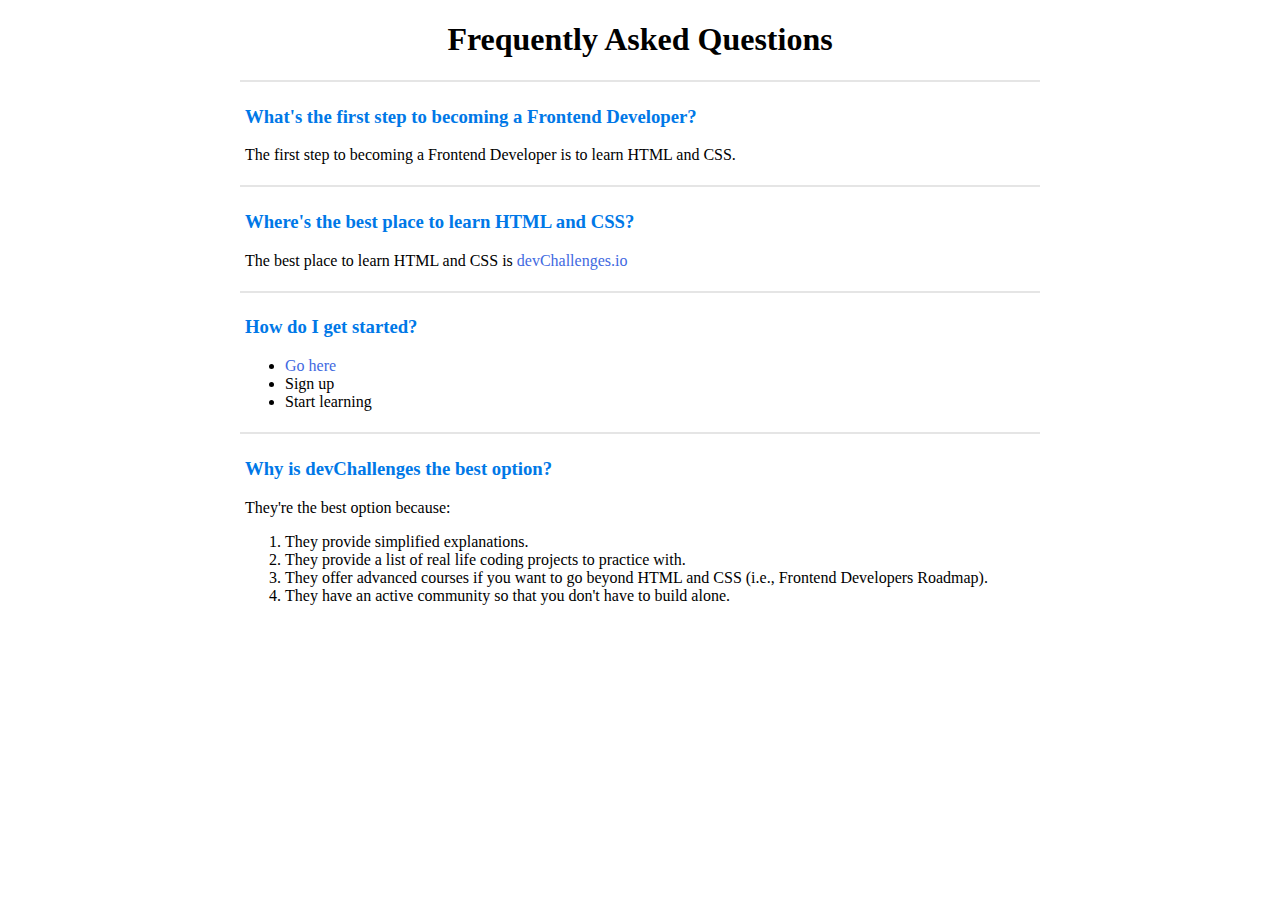
<file: faq_page/index.html>
<!doctype html>
<html lang="en">
  <head>
    <meta charset="UTF-8" />
    <title>Frequently Asked Questions</title>
    <link rel="stylesheet" href="FAQ.css" />
  </head>
  <body>
    <h1>Frequently Asked Questions</h1>
    <section>
      <h3 class="question">
        What's the first step to becoming a Frontend Developer?
      </h3>
      <p>
        The first step to becoming a Frontend Developer is to learn HTML and
        CSS.
      </p>
    </section>

    <section>
      <h3 class="question">Where's the best place to learn HTML and CSS?</h3>
      <p class="answer">
        The best place to learn HTML and CSS is
        <a href="https://devchallenges.io/" target="_blank">devChallenges.io</a>
      </p>
    </section>

    <section>
      <h3 class="question">How do I get started?</h3>
      <ul class="answer">
        <li><a href="https://devchallenges.io/" target="_blank">Go here</a></li>
        <li>Sign up</li>
        <li>Start learning</li>
      </ul>
    </section>

    <section>
      <h3 class="question">Why is devChallenges the best option?</h3>
      <p class="answer">They're the best option because:</p>
      <ol>
        <li>They provide simplified explanations.</li>
        <li>
          They provide a list of real life coding projects to practice with.
        </li>
        <li>
          They offer advanced courses if you want to go beyond HTML and CSS
          (i.e., Frontend Developers Roadmap).
        </li>
        <li>
          They have an active community so that you don't have to build alone.
        </li>
      </ol>
    </section>
  </body>
</html>
</file>
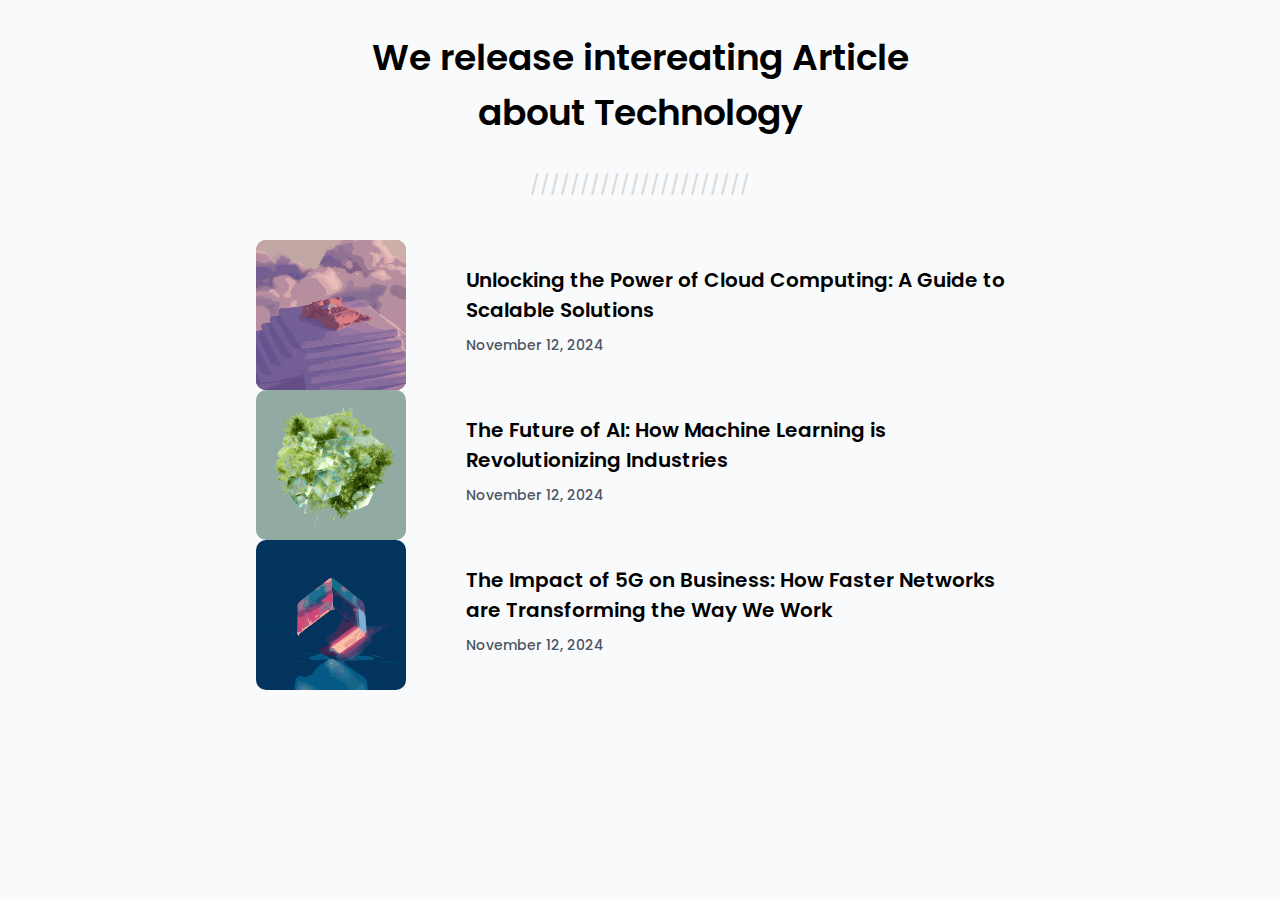
<file: docs/article_listing/index.html>
<!doctype html>
<html lang="en">
  <head>
    <meta charset="UTF-8" />
    <meta name="description" content="Simple Article  Listing" />
    <meta name="viewport" content="width=device-width, initial-scale=1.0" />
    <title>Arricle Listing</title>
    <link rel="stylesheet" href="article.css" media="print" onload="this.media='all'">
    <link
      href="https://fonts.googleapis.com/css2?family=Poppins:wght@400;700&display=swap"
      rel="stylesheet"
    />
  </head>
  <body>
    <h1>We release intereating Article about Technology</h1>
    <p id="slash">//////////////////////</p>

    <div class="container">
      <article>
        <img src="image1.svg" alt="Cloud Computing" width="150" height="100" />
        <div>
          <p>
            Unlocking the Power of Cloud Computing: A Guide to Scalable
            Solutions
          </p>
          <p class="date">November 12, 2024</p>
        </div>
      </article>

      <article>
        <img src="image2.svg" alt="AI Future" width="150" height="100" />
        <div>
          <p>
            The Future of AI: How Machine Learning is Revolutionizing Industries
          </p>
          <p class="date">November 12, 2024</p>
        </div>
      </article>

      <article>
        <img src="image3.svg" alt="5G Impact" width="150" height="100" />
        <div>
          <p>
            The Impact of 5G on Business: How Faster Networks are Transforming
            the Way We Work
          </p>
          <p class="date">November 12, 2024</p>
        </div>
      </article>
    </div>
  </body>
</html>
</file>
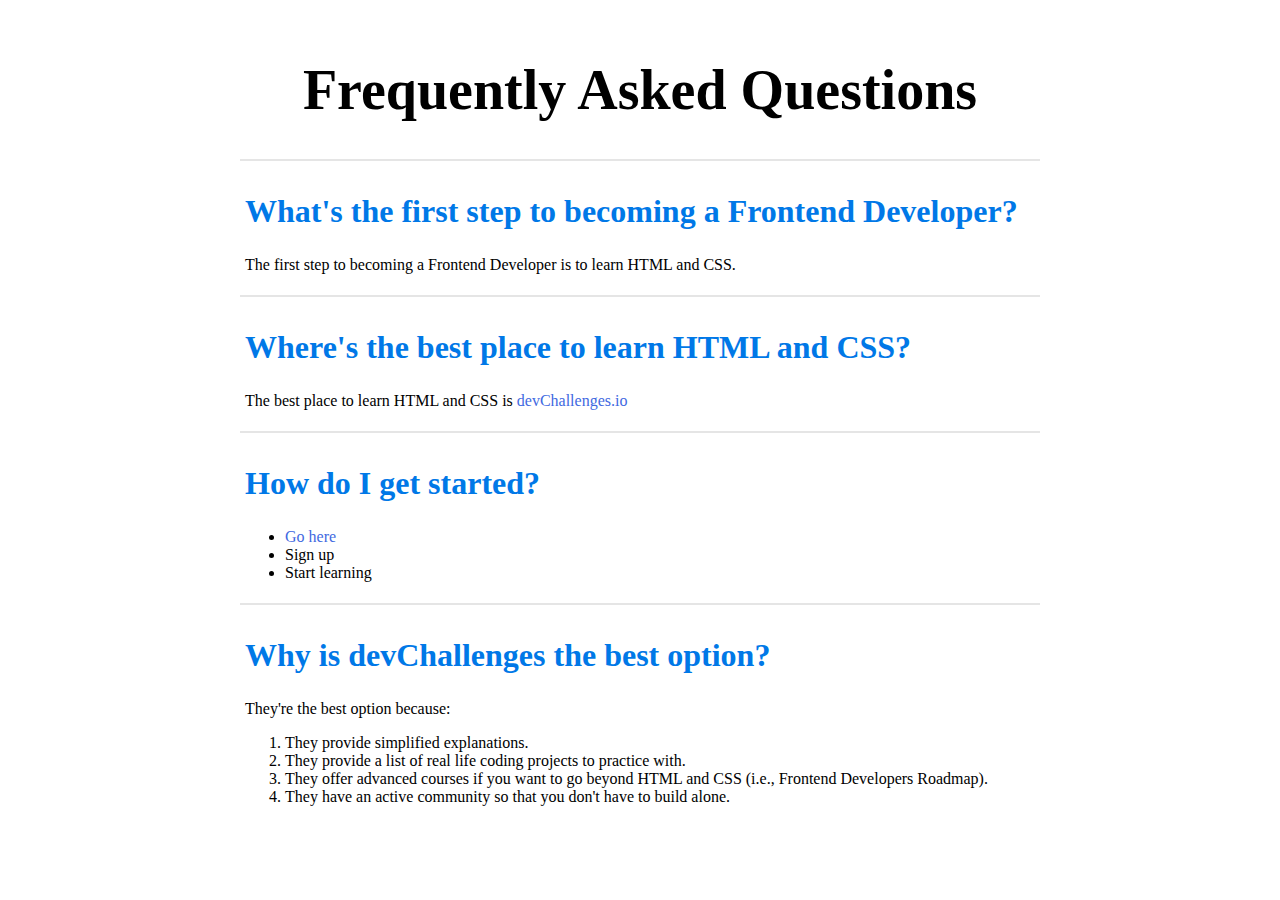
<file: docs/FAQ/index.html>
<!doctype html>
<html lang="en">
  <head>
    <meta charset="UTF-8" />
    <meta name="viewport" content="width=device-width, initial-scale=1" />
    <meta
      name="description"
      content="Frequently asked questions about becoming a Frontend Developer. Learn the first steps, best learning resources, and how to get started."
    />
    <link rel="stylesheet" href="FAQ.css?v=1.0" />
    <title>How to become a Frontend Developer</title>
  </head>
  <body>
    <h1>Frequently Asked Questions</h1>
    <section>
      <h2 class="question">
        What's the first step to becoming a Frontend Developer?
      </h2>
      <p>
        The first step to becoming a Frontend Developer is to learn HTML and
        CSS.
      </p>
    </section>

    <section>
      <h2 class="question">Where's the best place to learn HTML and CSS?</h2>
      <p class="answer">
        The best place to learn HTML and CSS is
        <a href="https://devchallenges.io/" target="_blank">devChallenges.io</a>
      </p>
    </section>

    <section>
      <h2 class="question">How do I get started?</h2>
      <ul class="answer">
        <li><a href="https://devchallenges.io/" target="_blank">Go here</a></li>
        <li>Sign up</li>
        <li>Start learning</li>
      </ul>
    </section>

    <section>
      <h2 class="question">Why is devChallenges the best option?</h2>
      <p class="answer">They're the best option because:</p>
      <ol>
        <li>They provide simplified explanations.</li>
        <li>
          They provide a list of real life coding projects to practice with.
        </li>
        <li>
          They offer advanced courses if you want to go beyond HTML and CSS
          (i.e., Frontend Developers Roadmap).
        </li>
        <li>
          They have an active community so that you don't have to build alone.
        </li>
      </ol>
    </section>
  </body>
</html>
</file>
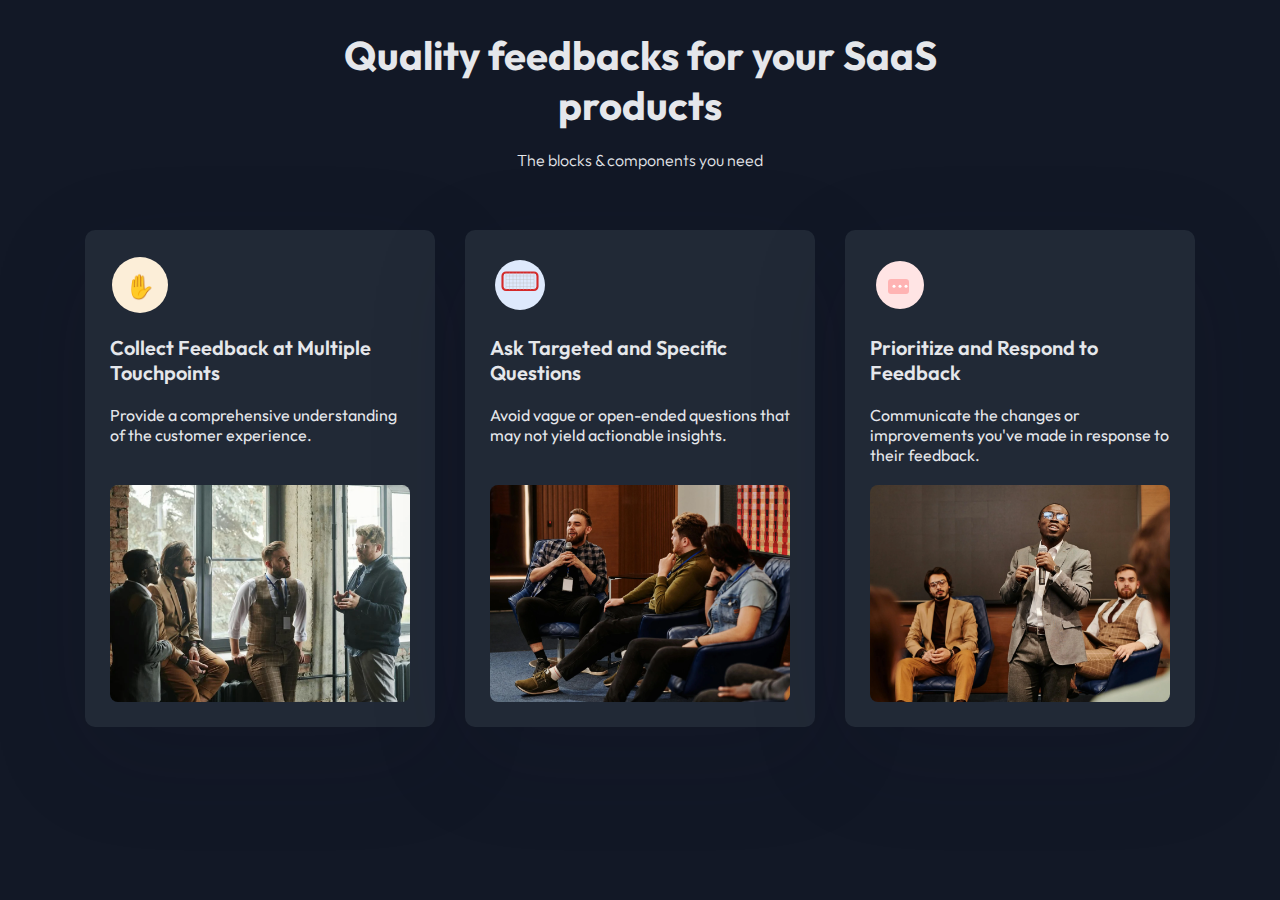
<file: docs/feature_section/index.html>
<!doctype html>
<html lang="en">
  <head>
    <meta charset="UTF-8" />
    <meta name="description" content="A simple feature section" />
    <meta name="viewport" content="width=device-width, initial-scale=1.0" />
    <title>Feature Section</title>
    <link
      href="https://fonts.googleapis.com/css2?family=Outfit:wght@300;400;500;600&display=swap"
      rel="stylesheet"
    />
    <link rel="stylesheet" href="feature.css" />
  </head>
  <body>
    <h1>Quality feedbacks for your SaaS products</h1>
    <p id="caption">The blocks & components you need</p>

    <div class="container">
      <div class="card">
        <img src="hand-icon.svg" alt="hand-icon" class="icon" />
        <p class="sub-heading">Collect Feedback at Multiple Touchpoints</p>
        <p>Provide a comprehensive understanding of the customer experience.</p>
        <img
          src="meeting-image1.png"
          alt="people in a meeting"
          class="bottom-image"
        />
      </div>

      <div class="card">
        <img src="question-icon.svg" alt="question-icon" class="icon" />
        <p class="sub-heading">Ask Targeted and Specific Questions</p>
        <p>
          Avoid vague or open-ended questions that may not yield actionable
          insights.
        </p>
        <img
          src="meeting-image2.png"
          alt="people in a meeting"
          class="bottom-image"
        />
      </div>

      <div class="card">
        <img src="feedback-icon.svg" alt="feedback-icon" class="icon" />
        <p class="sub-heading">Prioritize and Respond to Feedback</p>
        <p>
          Communicate the changes or improvements you've made in response to
          their feedback.
        </p>
        <img
          src="meeting-image3.png"
          alt="people in a meeting"
          class="bottom-image"
        />
      </div>
    </div>
  </body>
</html>
</file>
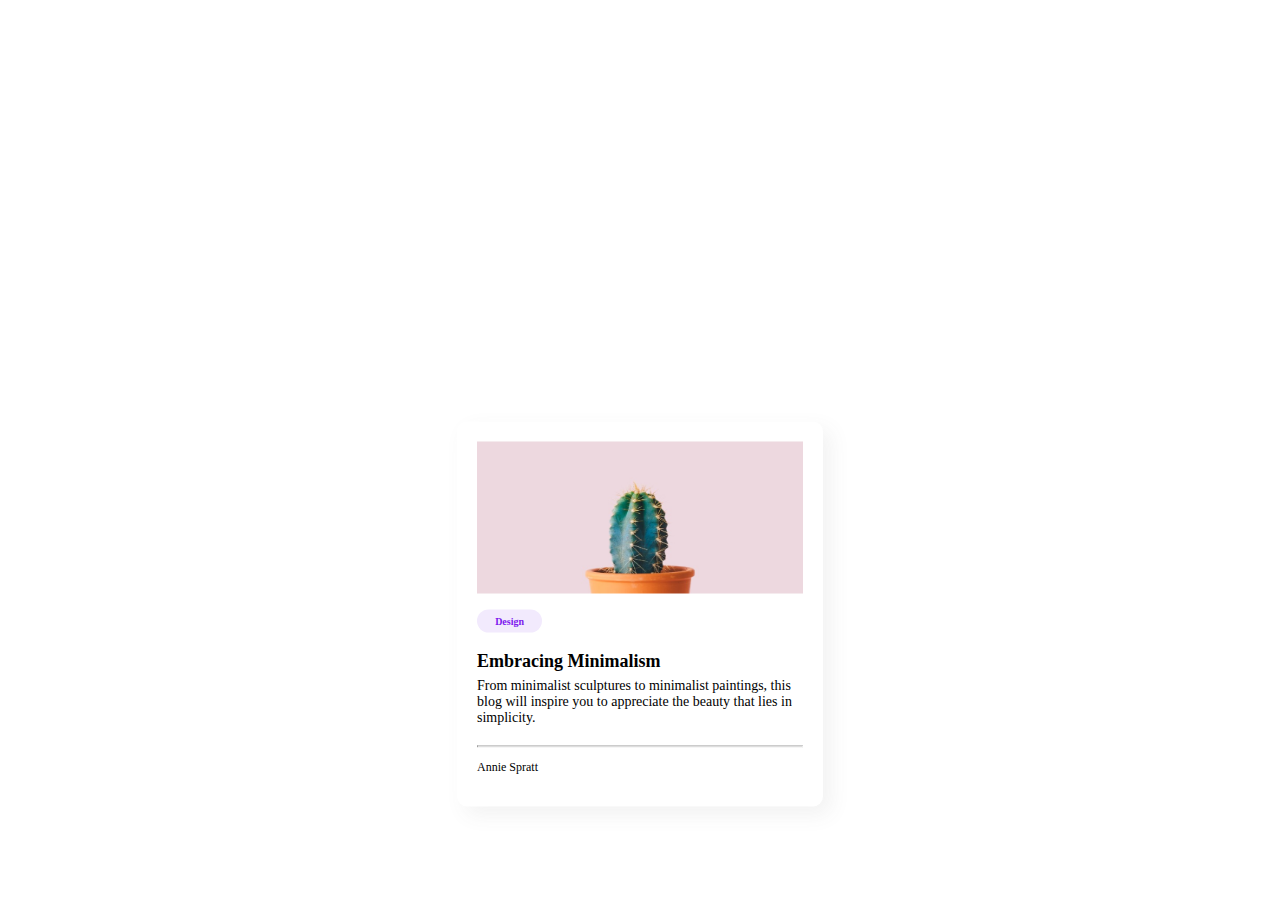
<file: docs/minimal_blog_card/index.html>
<!doctype html>
<html lang="en">
  <head>
    <meta charset="UTF-8" />
    <meta name="viewport" content="width=device-width, initial-scale=1.0" />
    <meta name="description" content="Mini blog card design" />
    <title>Mini Blog Card Design</title>
    <link rel="stylesheet" href="miniblog.css" />
    <link
      href="https://fonts.googleapis.com/css2?family=Sora:wght@400;700&display=swap"
      rel="stylesheet"
    />
  </head>
  <body>
    <div class="container">
      <img src="cactus.jpg" alt="cactus plant in an orange colour vase" />

      <p id="design">Design</p>
      <p class="white" id="bold">Embracing Minimalism</p>
      <p id="text">
        From minimalist sculptures to minimalist paintings, this blog will
        inspire you to appreciate the beauty that lies in simplicity.
      </p>
      <hr />
      <p id="small">Annie Spratt</p>
    </div>
  </body>
</html>
</file>
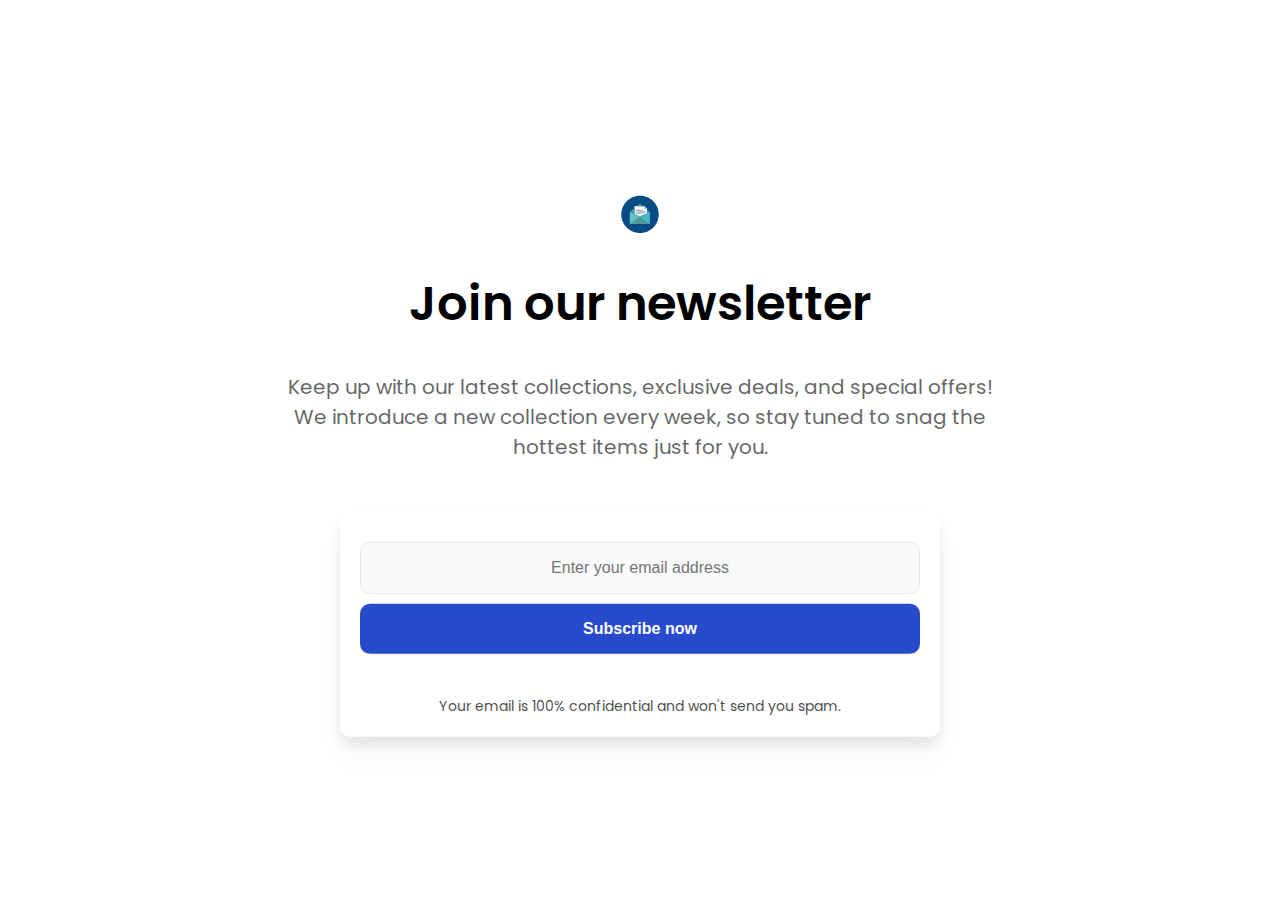
<file: docs/newsletter/index.html>
<!doctype html>
<html lang="en">
  <head>
    <meta charset="UTF-8" />
    <meta name="viewport" content="width=device-width, initial-scale=1.0" />
    <meta name="description" content="Newsletter design" />
    <title>Newsletter</title>
    <link rel="stylesheet" href="newsletter.css" />
    <link
      href="https://fonts.googleapis.com/css2?family=Poppins:wght@300;400;500;600;700&display=swap"
      rel="stylesheet"
    />
  </head>
  <body>
    <div class="container">
      <img
        src="2tRyTmeGzprRflkxLEPy33slVZ1.svg"
        alt="Newsletter image"
      />
      <h1>Join our newsletter</h1>
      <p class="description">
        Keep up with our latest collections, exclusive deals, and special
        offers!
      </p>
      <p class="description">
        We introduce a new collection every week, so stay tuned to snag the
        hottest items just for you.
      </p>

      <!-- Form Wrapper -->
      <div class="form-container">
        <form>
          <label for="email">
            <input
              type="email"
              id="email"
              name="email"
              placeholder="Enter your email address"
              required
            />
          </label>
          <input type="submit" value="Subscribe now" />
          <p id="text">
            Your email is 100% confidential and won't send you spam.
          </p>
        </form>
      </div>
    </div>
  </body>
</html>
</file>
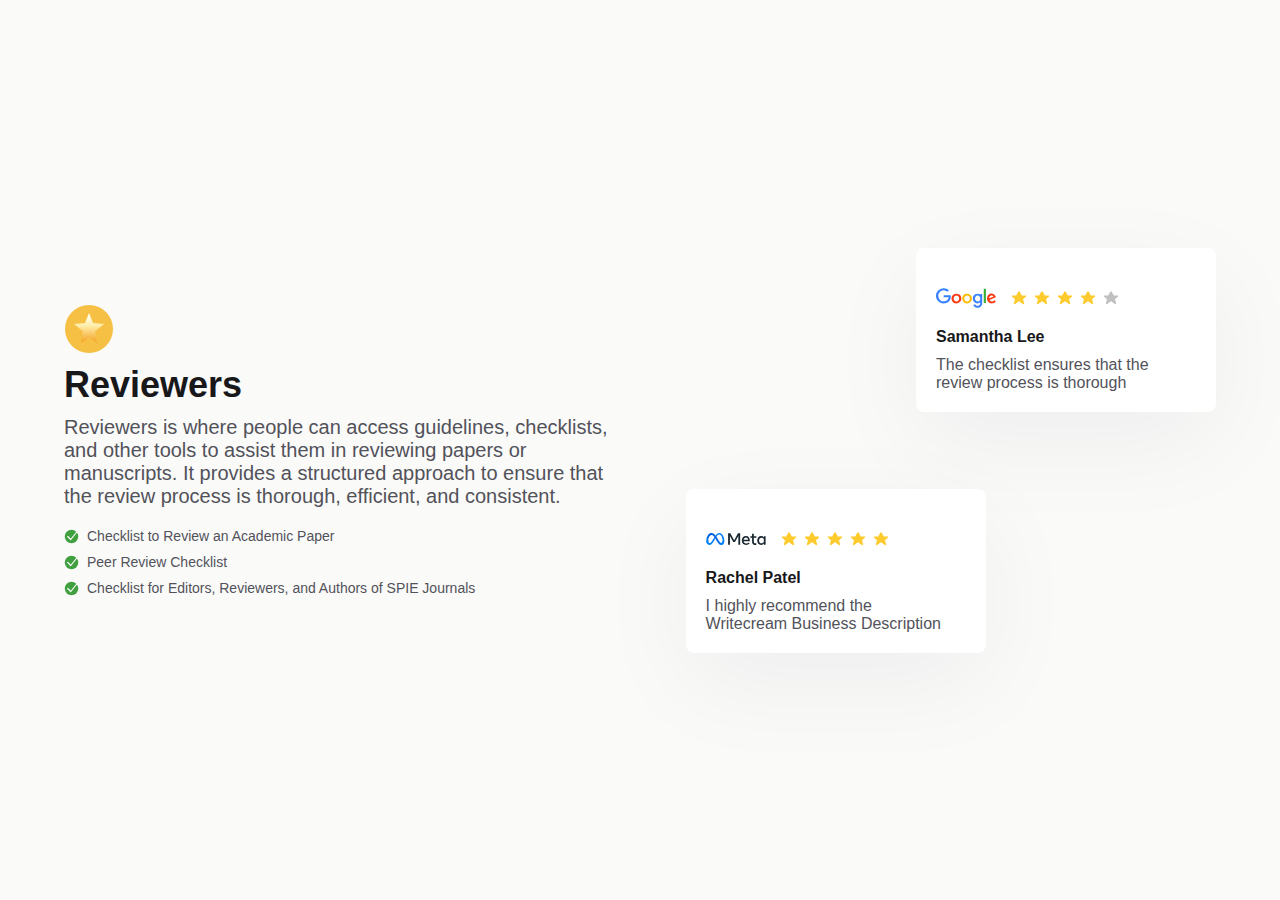
<file: docs/review_page/index.html>
<!doctype html>
<html lang="en">
  <head>
    <meta charset="UTF-8" />
    <meta name="viewport" content="width=device-width, initial-scale=1.0" />
    <meta name="description" content="Reviewers Page" />
    <title>Reviewers Page</title>
    <link
      rel="stylesheet"
      href="reviews.css?v=1.0"
      media="print"
      onload="this.media='all'"
    />
  </head>

  <body>
    <div class="container">
      <div class="contents" id="first">
        <img
          src="top-star.svg"
          alt="star logo"
          width="50"
          height="50"
          id="star"
        />
        <h1>Reviewers</h1>
        <p>
          Reviewers is where people can access guidelines, checklists, and other
          tools to assist them in reviewing papers or manuscripts. It provides a
          structured approach to ensure that the review process is thorough,
          efficient, and consistent.
        </p>

        <div class="check-list">
          <div class="list">
            <img src="checkmark.svg" alt="check mark" width="15" height="15" />
            <p>Checklist to Review an Academic Paper</p>
          </div>

          <div class="list">
            <img src="checkmark.svg" alt="check mark" width="15" height="15" />
            <p>Peer Review Checklist</p>
          </div>

          <div class="list">
            <img src="checkmark.svg" alt="check mark" width="15" height="15" />
            <p>
              Checklist for Editors, Reviewers, and Authors of SPIE Journals
            </p>
          </div>
        </div>
      </div>

      <div class="contents" id="right-card">
        <div class="inner-div">
          <img
            src="google.svg"
            alt="google logo"
            width="60"
            height="60"
            class="logo"
          />
          <img src="Star_fill.svg" alt="star" width="20" height="20" />
          <img src="Star_fill.svg" alt="star" width="20" height="20" />
          <img src="Star_fill.svg" alt="star" width="20" height="20" />
          <img src="Star_fill.svg" alt="star" width="20" height="20" />
          <img
            src="Star_fill_gray.svg"
            alt="gray star"
            width="20"
            height="20"
          />
        </div>

        <p class="heading">Samantha Lee</p>
        <p>The checklist ensures that the review process is thorough</p>
      </div>

      <div class="contents" id="middle-card">
        <div class="inner-div">
          <img
            src="meta-logo.svg"
            alt="meta logo"
            width="60"
            height="60"
            class="logo"
          />
          <img src="Star_fill.svg" alt="star" width="20" height="20" />
          <img src="Star_fill.svg" alt="star" width="20" height="20" />
          <img src="Star_fill.svg" alt="star" width="20" height="20" />
          <img src="Star_fill.svg" alt="star" width="20" height="20" />
          <img src="Star_fill.svg" alt="star" width="20" height="20" />
        </div>

        <p class="heading">Rachel Patel</p>
        <p>I highly recommend the Writecream Business Description</p>
      </div>
    </div>
  </body>
</html>
</file>
<file: faq_page/FAQ.css>
* {
  box-sizing: border-box;
}

body {
  margin: 0;
  padding: 0;
  font: Arial, sans-serif;
}

h1 {
  text-align: center;
}

section {
  margin: 0 auto;
  width: 70%;
  max-width: 800px;
  border-top: 2px solid #e5e5e5;
  padding: 5px;
}

.question {
  color: #0078e7;
}

a {
  color: #4169e1;
  text-decoration: none;
}

a:hover {
  color: #0056b3;
  text-decoration: underline;
}
</file>
<file: docs/article_listing/article.css>
* {
  padding: 0;
  margin: 0;
  box-sizing: border-box;
}

body {
  font-family: "Poppins", sans-serif;
  background-color: #f8fafc;
}

h1 {
  font-size: 2.25rem;
  font-weight: 600;
  text-align: center;
  width: 50%;
  margin: 30px auto;
}

#slash {
  color: #d9d9d9;
  text-align: center;
  font-size: 1.25rem;
  margin-bottom: 40px;
}

.container {
  display: flex;
  flex-direction: column;
  gap: 50px
  padding: 10px;
  margin: 30px auto;
  width: 60%;
}

article {
  display: flex;
  flex-direction: row;
  align-items: center;
  gap: 60px;
}

article img {
  flex: 1;
  max-width: 150px;
  width: 100%;
  height: auto;
  border-radius: 10px;
}

article div {
  flex: 2;
  text-align: left;
  font-size: 1.25rem;
  font-weight: 600;
  margin: 0;
}

.date {
  color: #4d5562;
  font-size: 0.875rem;
  font-weight: 500;
  margin: 10px 0;
}

@media (max-width: 1024px) {
  h1 {
    width: 70%;
    font-size: 2rem;
  }

  .container {
    width: 70%;
  }
}

@media (max-width: 412px) {
  h1 {
    width: 100%;
  }

  .container {
    width: 90%;
    gap: 35px;
  }

  article {
    flex-direction: column;
    align-items: flex-start;
    text-align: left;
    gap: 20px;
  }

  article img {
    width: 100%;
    max-width: 150px;
    height: auto;
  }

  article div {
    width: 100%;
  }
}
</file>
<file: docs/FAQ/FAQ.css>
* {
  box-sizing: border-box;
}

body {
  margin: 0;
  padding: 0;
  font: Arial, sans-serif;
}

h1 {
  text-align: center;
  padding-top: 20px;
  font-size: 3.5em;
}

section {
  margin: 0 auto;
  width: 70%;
  max-width: 800px;
  border-top: 2px solid #e5e5e5;
  padding: 5px;
}

.question {
  color: #0078e7;
  font-size: 2em;
}

a {
  color: #4169e1;
  text-decoration: none;
}

a:hover {
  color: #0056b3;
  text-decoration: underline;
}
</file>
<file: docs/feature_section/feature.css>
* {
  margin: 0;
  padding: 0;
  box-sizing: border-box;
}

body {
  font-family: "Outfit", sans-serif;
  min-height: 100vh;
  background-color: #121826;
  color: #e5e7eb;
  font-size: 16px;
  display: flex;
  flex-direction: column;
  align-items: center;
}

h1 {
  font-size: 40px;
  width: 90%;
  max-width: 600px;
  padding-top: 30px;
  text-align: center;
}

#caption {
  margin: 20px auto;
  text-align: center;
  font-weight: 300;
}

.container {
  width: 90%;
  max-width: 1200px;
  margin: 40px auto;
  display: flex;
  flex-wrap: wrap;
  justify-content: center;
  gap: 30px;
}

.card {
  background-color: #212936;
  border-radius: 10px;
  box-shadow: 0px 30px 100px 0px rgba(17, 23, 41, 0.15);
  padding: 25px;
  width: 100%;
  max-width: 350px;
  display: flex;
  flex-direction: column;
  gap: 20px;
}

.icon {
  width: 60px;
  height: auto;
}

.sub-heading {
  font-size: 20px;
  font-weight: 600;
}

.bottom-image {
  width: 100%;
  height: auto;
  border-radius: 8px;
  margin-top: auto;
}
</file>
<file: docs/minimal_blog_card/miniblog.css>
* {
  box-sizing: border-box;
}

body {
  width: 100%;
  height: 100vh;
  margin: 0;
  padding: 0;
  font: "Sora", sans-serif;
  font-size: 14px;
  background-color: FAFAF9;
}

.container {
  position: absolute;
  top: 50%;
  left: 50%;
  transform: translate(-50%, -50%);
  border: 20px 16px solid #fafaf9;
  border-radius: 10px;
  margin: 164px auto 0 auto;
  padding: 20px;
  box-shadow: 8px 8px 20px 0px rgba(85, 85, 85, 0.08);
  width: 366px;
}

#bold {
  font-size: 18px;
  font-weight: bold;
  padding: 0;
  margin-bottom: 6px;
}

img {
  width: 100%;
  height: 152px;
  display: block;
  margin-bottom: 16px;
}

#design {
  color: #7c19ee;
  border-radius: 50px;
  background-color: #f2eafd;
  font-size: 10px;
  font-weight: bold;
  width: 20%;
  text-align: center;
  margin-bottom: 16px;
  font-size:;
  padding: 6px;
}

#text {
  margin: 0 0 20px 0;
  font-weight: 350;
}

hr {
  width: 100%;
  color: #fafaf9;
  margin: 0;
}

#small {
  font-size: 12px;
  font-weight: 300;
}
</file>
<file: docs/newsletter/newsletter.css>
* {
  box-sizing: border-box;
}

body {
  font-family: "Poppins", sans-serif;
  background-color: #F9FAFBl;
  margin: 0;
  padding: 0;
}

.container {
  width: 100%;
  max-width: 80%;
  padding: 15px;
  border-radius: 10px;
  text-align: center;
  position: absolute;
  top: 50%;
  left: 50%;
  transform: translate(-50%, -50%);
}

img {
  display: block;
  margin: 80px auto 0 auto;
  width: 60px;
  height: auto;
}

h1 {
  font-size: 48px;
  font-weight: 600;
  text-align: center;
}

.description {
  font-size: 20px;
  font-weight: 400;
  opacity: 0.6;
  text-align: center;
  margin: 0 auto;
  width: 75%;
}

.form-container {
  width: 100%;
  max-width: 600px;
  margin: 50px auto;
}

form {
  background-color: #ffffff;
  text-align: center;
  border: 20px solid #ffffff;
  border-radius: 10px;
  box-shadow:
    0px 20px 30px 0px rgba(0, 0, 0, 0.03),
    0px 8px 12px 0px rgba(0, 0, 0, 0.08);
}

input {
  width: 100%;
  border-radius: 10px;
  margin: 10px auto;
  padding: 1em;
  text-align: center;
  display: block;
}

#email {
  background-color: #f9fafb;
  border: none;
  font-size: 16px;
  font-weight: 500;
  border: 1px solid #e5e7eb;
}

input:focus {
  border-color: #e5e7eb;
  outline: 2px solid #e5e8eb;
}

input:hover {
  border-color: #e5e7eb;
}

input[type="submit"] {
  font-size: 16px;
  font-weight: 600;
  background-color: #284bce;
  color: #ffffff;
  border: none;
}

#text {
  font-size: 14px;
  font-weight: 400;
  opacity: 0.7;
  margin: 3em 0 0 0;
}
</file>
<file: docs/review_page/reviews.css>
* {
  margin: 0;
  padding: 0;
  box-sizing: border-box;
}

body {
  font-family: "Sora", sans-serif;
  width: 100%;
  min-height: 100vh;
  background-color: #fafaf9;
  color: #52525a;
  display: flex;
  justify-content: center;
  align-items: center;
  margin: 0;
}

.container {
  width: 90%;
  max-width: 1200px;
  min-height: 50vh;
  display: flex;
  flex-direction: column;
  justify-content: center;
  align-items: center;
  position: relative;
  padding: 40px 0;
}

.check-list {
  display: flex;
  flex-direction: column;
  gap: 10px;
  font-size: 14px;
  margin-top: 20px;
}

.list {
  display: flex;
  align-items: center;
  gap: 8px;
}

.inner-div {
  display: flex;
  align-items: center;
  gap: 3px;
}

.logo {
  margin-right: 10px;
}

.contents {
  display: flex;
  flex-direction: column;
  margin: 20px;
  padding: 20px;
  background-color: #fff;
  border-radius: 8px;
}

h1 {
  font-size: 36px;
  margin-top: 10px;
  color: #18181b;
  margin-bottom: 10px;
}

#first {
  margin: 0;
  max-width: 48%;
  padding: 0;
  align-self: flex-start;
  font-size: 20px;
  background-color: transparent;
}

.heading {
  font-weight: 600;
  color: #18181b;
  margin-bottom: 10px;
}

#middle-card,
#right-card {
  font-size: 16px;
  position: absolute;
  width: 30%;
  max-width: 300px;
  margin: 0 auto;
  box-shadow: 0px 30px 100px 0px rgba(17, 23, 41, 0.05);
}

#right-card {
  top: 5%;
  right: 0;
}

#middle-card {
  bottom: 5%;
  right: 20%;
}

#middle-card p,
#right-card p {
  width: 95%;
}

@media (max-width: 1024px) {
  .container {
    align-items: flex-start;
    min-height: auto;
    padding: 20px 0;
  }

  #first {
    align-self: flex-start;
    max-width: 100%;
    margin: 40px 0 0 0;
  }

  #right-card,
  #middle-card {
    width: 45%;
    max-width: none;
    position: relative;
    margin: 20px 0;
  }

  #right-card {
    top: auto;
    right: 10%;
    align-self: flex-end;
  }

  #middle-card {
    bottom: auto;
    left: 20%;
    align-self: flex-start;
  }

  h1 {
    font-size: 30px;
  }

  .logo {
    width: 50px;
    height: auto;
  }

  #star {
    width: 40px;
    height: auto;
  }

  .check-list {
    font-size: 12px;
    margin-top: 10px;
  }
}

@media (max-width: 768px) {
  .container {
    width: 100%;
    padding: 20px;
  }

  #first {
    margin-top: 30px;
    width: 100%;
  }

  #right-card,
  #middle-card {
    position: static;
    width: 100%;
    max-width: 100%;
    margin: 20px 0;
    padding: 15px;
  }
}

@media (max-width: 412px) {
  .container {
    padding: 15px;
  }

  #first {
    margin: 20px 0 0 0;
  }

  .contents {
    margin: 10px 0;
    padding: 15px;
  }
}
</file>
